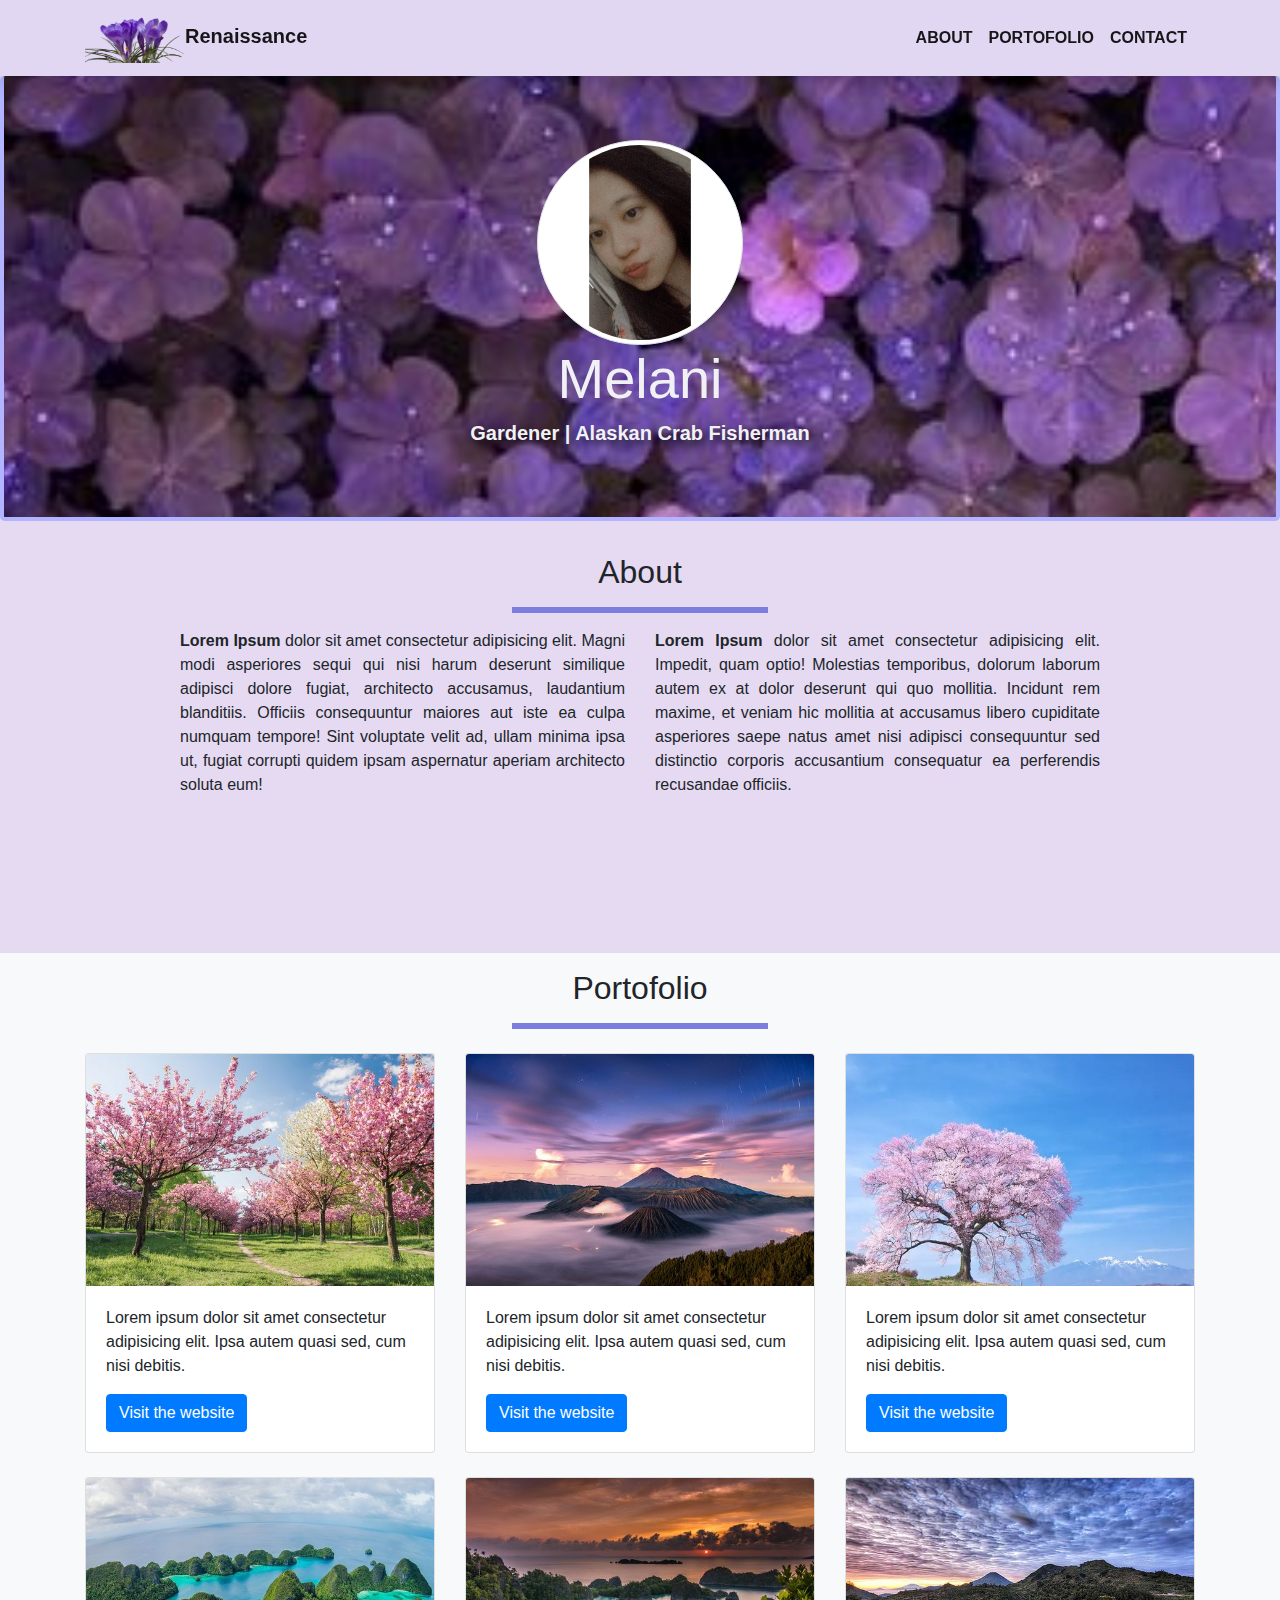
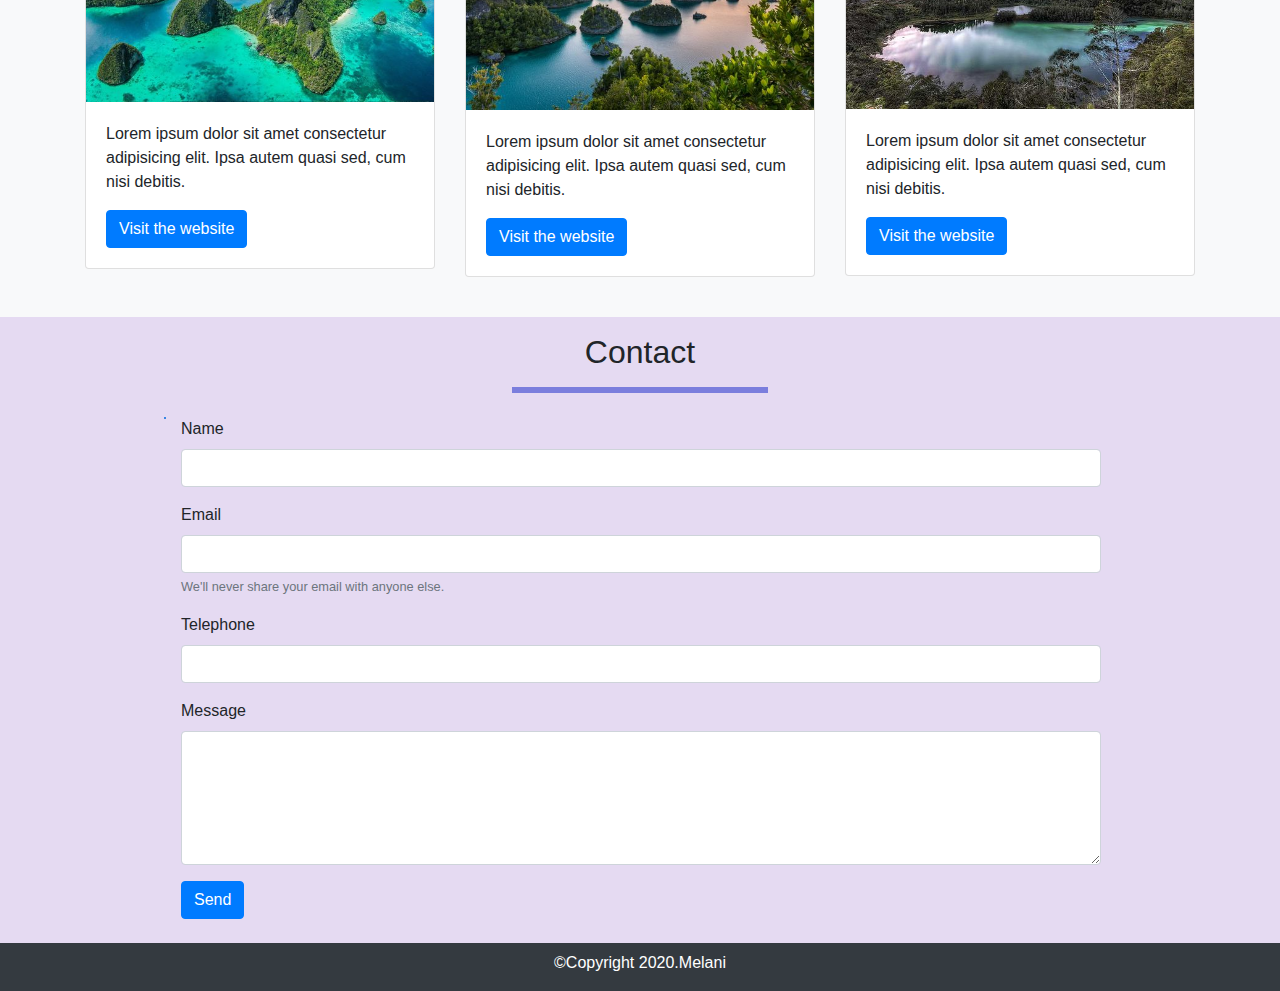
<file: Praktikum01/My_Portofolio/assets/index.html>
<!DOCTYPE html>
<html lang="en">

<head>
    <meta charset="UTF-8">
    <meta name="viewport" content="width=device-width, initial-scale=1.0">
    <link rel="stylesheet" href="css/bootstrap.min.css">
    <link rel="stylesheet" href="css/style.css">
    <title>Melani</title>
</head>

<body>

    <!-- Navbar -->
    <nav class="navbar sticky-top navbar-expand-lg navbar-light shadow" style="background-color: #e2d7f3;">
        <div class="container">
            <a class="navbar-brand font-weight-bold" href="https://www.zenius.net/blog/zaman-renaissance-renaisans"><img src="images/judul1.png"
                    alt="Renaissance" width="100" height="50">Renaissance </a>
            <button class="navbar-toggler" type="button" data-toggle="collapse" data-target="#navbarSupportedContent"
                aria-controls="navbarSupportedContent" aria-expanded="false" aria-label="Toggle navigation">
                <span class="navbar-toggler-icon"></span>
            </button>
            <div class="collapse navbar-collapse" id="navbarSupportedContent">
                <ul class="navbar-nav ml-auto font-weight-bold">
                    <li class="nav-item active">
                        <a class="nav-link page-scroll" href="#about">ABOUT</a>
                    </li>
                    <li class="nav-item active">
                        <a class="nav-link page-scroll" href="#portofolio">PORTOFOLIO</a>
                    </li>
                    <li class="nav-item active">
                        <a class="nav-link page-scroll" href="#contact">CONTACT</a>
                    </li>
                </ul>
            </div>
    </nav>
    <!-- Navbar -->

    <!-- Jumbotron -->
    <div class="jumbotron text-center">
        <img src="images/profile (1).png" style="width: 17%;" alt="Melani" class="rounded-circle img-thumbnail">
        <h1 class="display-4"><b>Melani</b></h1>
        <h5><b>Gardener | Alaskan Crab Fisherman</b></h5>
    </div>
    <!-- Jumbotron -->

    <!-- About -->
    <section class="about" id="about">
        <div class="container">
            <div class="row text-center">
                <div class="col-sm">
                    <h2>About</h2>
                    <hr>
                </div>
            </div>
            <div class="row text-justify justify-content-center">
                <div class="col-sm-5">
                    <p class="pleft"><b>Lorem Ipsum</b> dolor sit amet consectetur adipisicing elit. Magni modi asperiores
                        sequi qui nisi harum deserunt similique adipisci dolore fugiat, architecto accusamus, laudantium
                        blanditiis. Officiis consequuntur maiores aut iste ea culpa numquam tempore! Sint voluptate
                        velit ad, ullam minima ipsa ut, fugiat corrupti quidem ipsam aspernatur aperiam architecto
                        soluta eum!
                    </p>
                </div>
                <div class="col-sm-5">
                    <p class="pright"><b>Lorem Ipsum</b> dolor sit amet consectetur adipisicing elit. Impedit, quam optio!
                        Molestias temporibus, dolorum laborum autem ex at dolor deserunt qui quo mollitia. Incidunt rem
                        maxime, et veniam hic mollitia at accusamus libero cupiditate asperiores saepe natus amet nisi
                        adipisci consequuntur sed distinctio corporis accusantium consequatur ea perferendis recusandae
                        officiis.
                    </p>
                </div>
            </div>
    </section>
    <!-- About -->

    <!-- Portfolio -->
    <section class="portfolio bg-light pb-3" id="portofolio">
        <div class="container">
            <div class="row">
                <div class="col-sm pt-3 mb-2">
                    <h2 class="text-center">Portofolio</h2>
                    <hr>
                </div>
            </div>
            <div class="row">
                <div class="col-sm-4 mb-4">
                    <div class="card">
                        <img src="images/bunga1.jpg"class="card-img-top">
                        <div class="card-body">
                            <p class="card-text">Lorem ipsum dolor sit amet consectetur adipisicing elit. Ipsa autem
                                quasi sed, cum nisi debitis.</p>
                            <a href="#" class="btn btn-primary">Visit the website</a>
                        </div>
                    </div>
                </div>
                <div class="col-sm-4 mb-4">
                    <div class="card">
                        <img src="images/bunga2.jpg" class="card-img-top">
                        <div class="card-body">
                            <p class="card-text">Lorem ipsum dolor sit amet consectetur adipisicing elit. Ipsa autem
                                quasi sed, cum nisi debitis.</p>
                            <a href="#" class="btn btn-primary">Visit the website</a>
                        </div>
                    </div>
                </div>
                <div class="col-sm-4 mb-4">
                    <div class="card">
                        <img src="images/bunga3.jpg" class="card-img-top">
                        <div class="card-body">
                            <p class="card-text">Lorem ipsum dolor sit amet consectetur adipisicing elit. Ipsa autem
                                quasi sed, cum nisi debitis.</p>
                            <a href="#" class="btn btn-primary">Visit the website</a>
                        </div>
                    </div>
                </div>
                <div class="col-sm-4 mb-4">
                    <div class="card">
                        <img src="images/bunga4.jpg" class="card-img-top">
                        <div class="card-body">
                            <p class="card-text">Lorem ipsum dolor sit amet consectetur adipisicing elit. Ipsa autem
                                quasi sed, cum nisi debitis.</p>
                            <a href="#" class="btn btn-primary">Visit the website</a>
                        </div>
                    </div>
                </div>
                <div class="col-sm-4 mb-4">
                    <div class="card">
                        <img src="images/bunga5.jpg" class="card-img-top">
                        <div class="card-body">
                            <p class="card-text">Lorem ipsum dolor sit amet consectetur adipisicing elit. Ipsa autem
                                quasi sed, cum nisi debitis.</p>
                            <a href="#" class="btn btn-primary">Visit the website</a>
                        </div>
                    </div>
                </div>
                <div class="col-sm-4 mb-4">
                    <div class="card">
                        <img src="images/bunga6.jpg" class="card-img-top">
                        <div class="card-body">
                            <p class="card-text">Lorem ipsum dolor sit amet consectetur adipisicing elit. Ipsa autem
                                quasi sed, cum nisi debitis.</p>
                            <a href="#" class="btn btn-primary">Visit the website</a>
                        </div>
                    </div>
                </div>
            </div>
    </section>
    <!-- Portfolio -->

    <!-- Contact -->
    <section class="contact pb-4" id="contact">
      <div class="container">
          <div class="row text-center">
              <div class="col-sm pt-3 mb-2">
                <h2>Contact</h2>
                  <hr>
              </div>
          </div>
          <div class="row justify-content-center">
             <div class="col-lg-20">
                <div class="card text-white bg-primary">
                </div>
                <ul class="list-group" justify="center">   
            </div>
            <div class="col-lg-10">
                <form action="#">
                    <div class="form-group">
                        <label for="name">Name</label>
                        <input type="text" name="name" class="form-control" id="name">
                    </div>
                    <div class="form-group">
                        <label for="email">Email</label>
                        <input type="email" name="email" id="email" class="form-control"
                            aria-describedby="emailHelpId">
                        <small id="emailHelpId" class="form-text text-muted">We'll never share your email with
                            anyone else.</small>
                    </div>
                    <div class="form-group">
                        <label for="tel">Telephone</label>
                        <input type="tel" name="tel" class="form-control" id="tel">
                    </div>
                    <div class="form-group">
                        <label for="msg">Message</label>
                        <textarea name="msg" id="msg" rows="5" class="form-control"></textarea>
                    </div>
                    <button type="submit" class="btn btn-primary">Send</button>
                </form>
            </div>
        </div>
    </div>
</section>
    <!-- Contact -->
    

    <!-- Footer -->
    <footer class="bg-dark text-white">
        <div class="container">
            <div class="row">
                <div class="col text-center pt-2">
                    <p>&copy;Copyright 2020.Melani</p>
                </div>
            </div>
        </div>
    </footer>
    <!-- Footer -->

    <script src="js/jquery-3.5.1.min.js"></script>
    <script src="js/bootstrap.min.js"></script>
    <script src="js/script.js"></script>
    <script src="js/jquery.easing.1.3.js"></script>
</body>

</html>
</file>
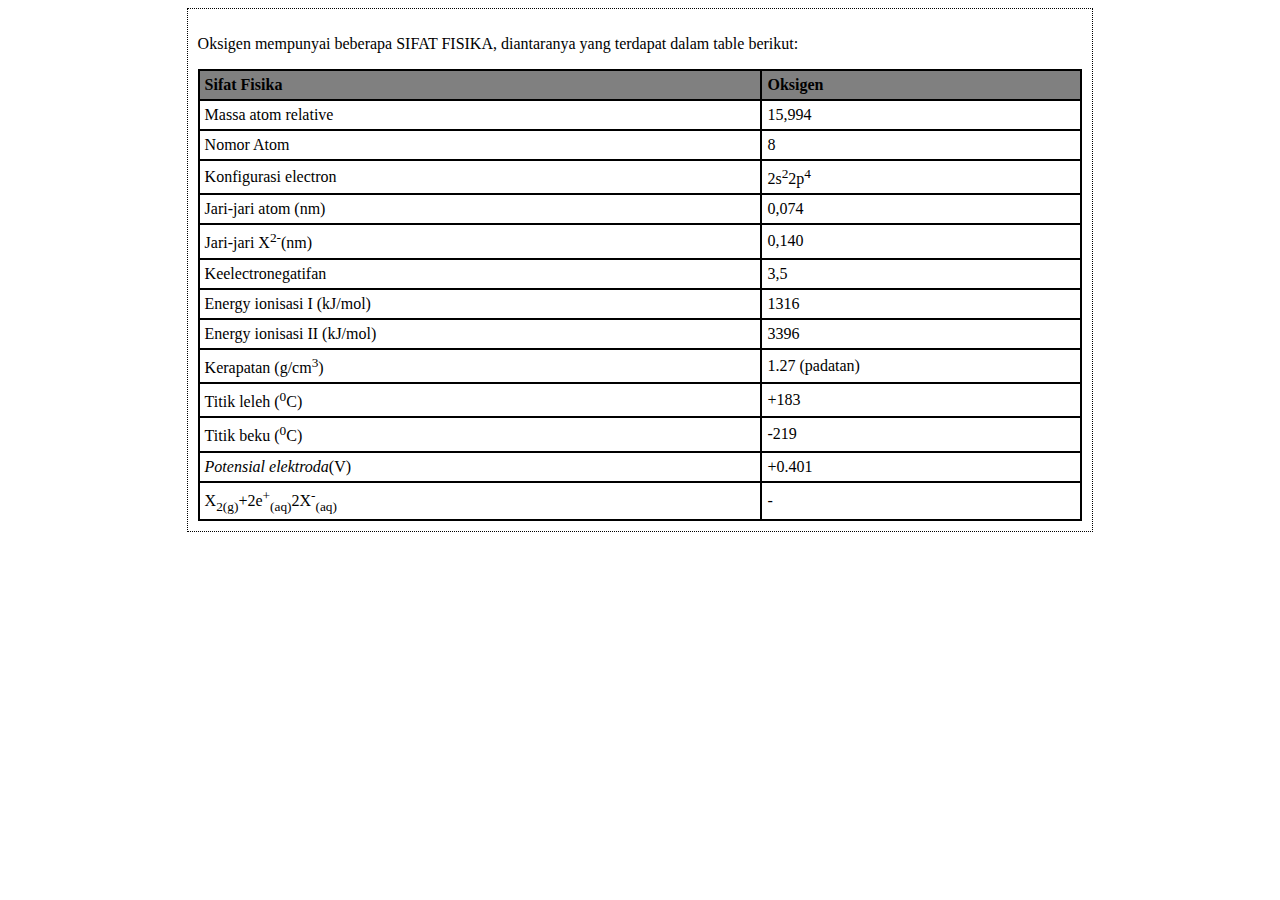
<file: Praktikum01/Latihan3.html>
<!DOCTYPE html>
<html lang="en">
  <head>
    <meta charset="UTF-8" />
    <meta http-equiv="X-UA-Compatible" content="IE=edge" />
    <meta name="viewport" content="width=device-width, initial-scale=1.0" />
    <title>Latihan-3</title>
    <style>
      .container {
        border: 1px dotted black;
        padding: 10px;
        width: 70%;
        margin: 0 auto;
      }
      table {
        width: 100%;
      }
      table,
      th,
      td {
        border: 2px solid black;
        border-collapse: collapse;
        padding: 5px;
      }
      th {
        text-align: left;
        background-color: gray;
      }
    </style>
  </head>
  <body>
    <div class="container">
      <p>
        Oksigen mempunyai beberapa SIFAT FISIKA, diantaranya yang terdapat dalam
        table berikut:
      </p>
      <table>
        <tr>
          <th>Sifat Fisika</th>
          <th>Oksigen</th>
        </tr>
        <tr>
          <td>Massa atom relative</td>
          <td>15,994</td>
        </tr>
        <tr>
          <td>Nomor Atom</td>
          <td>8</td>
        </tr>
        <tr>
          <td>Konfigurasi electron</td>
          <td>2s<sup>2</sup>2p<sup>4</sup></td>
        </tr>
        <tr>
          <td>Jari-jari atom (nm)</td>
          <td>0,074</td>
        </tr>
        <tr>
          <td>Jari-jari X<sup>2-</sup>(nm)</td>
          <td>0,140</td>
        </tr>
        <tr>
          <td>Keelectronegatifan</td>
          <td>3,5</td>
        </tr>
        <tr>
          <td>Energy ionisasi I (kJ/mol)</td>
          <td>1316</td>
        </tr>
        <tr>
          <td>Energy ionisasi II (kJ/mol)</td>
          <td>3396</td>
        </tr>
        <tr>
          <td>Kerapatan (g/cm<sup>3</sup>)</td>
          <td>1.27 (padatan)</td>
        </tr>
        <tr>
          <td>Titik leleh (<sup>0</sup>C)</td>
          <td>+183</td>
        </tr>
        <tr>
          <td>Titik beku (<sup>0</sup>C)</td>
          <td>-219</td>
        </tr>
        <tr>
          <td><i>Potensial elektroda</i>(V)</td>
          <td>+0.401</td>
        </tr>
        <tr>
          <td>
            X<sub>2(g)</sub>+2e<sup>+</sup><sub>(aq)</sub>2X<sup>-</sup
            ><sub>(aq)</sub>
          </td>
          <td>-</td>
        </tr>
      </table>
    </div>
  </body>
</html>
</file>
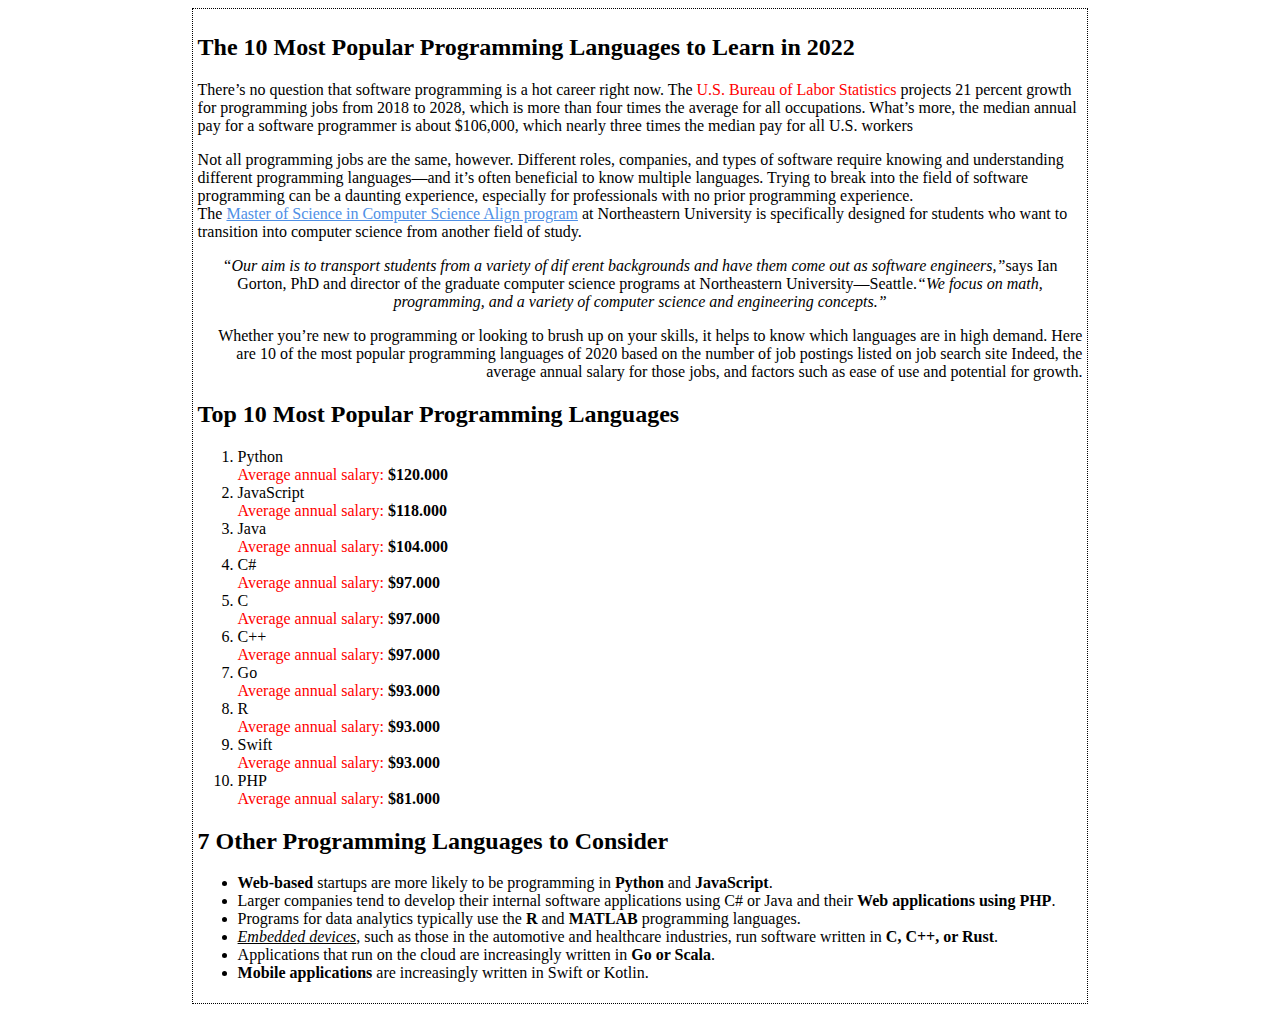
<file: Praktikum01/Latihan4.html>
<!DOCTYPE html>
<html lang="en">
  <head>
    <meta charset="UTF-8" />
    <meta http-equiv="X-UA-Compatible" content="IE=edge" />
    <meta name="viewport" content="width=device-width, initial-scale=1.0" />
    <title>Latihan-4</title>
    <style>
      .container {
        width: 70%;
        border: 1px dotted black;
        padding: 5px;
        margin: 0 auto;
      }
      .red {
        color: red;
      }
      .blue {
        color: rgb(79, 144, 230);
        text-decoration: underline;
      }
    </style>
  </head>
  <body>
    <div class="container">
      <h2>The 10 Most Popular Programming Languages to Learn in 2022</h2>
      <p>
        There’s no question that software programming is a hot career right now.
        The <span class="red">U.S. Bureau of Labor Statistics</span> projects 21
        percent growth for programming jobs from 2018 to 2028, which is more
        than four times the average for all occupations. What’s more, the median
        annual pay for a software programmer is about $106,000, which nearly
        three times the median pay for all U.S. workers
      </p>
      <p>
        Not all programming jobs are the same, however. Different roles,
        companies, and types of software require knowing and understanding
        different programming languages—and it’s often beneficial to know
        multiple languages. Trying to break into the field of software
        programming can be a daunting experience, especially for professionals
        with no prior programming experience. <br />The
        <span class="blue"
          >Master of Science in Computer Science Align program</span
        >
        at Northeastern University is specifically designed for students who
        want to transition into computer science from another field of study.
      </p>
      <p style="text-align: center">
        <i
          >“Our aim is to transport students from a variety of dif erent
          backgrounds and have them come out as software engineers,”</i
        >says Ian Gorton, PhD and director of the graduate computer science
        programs at Northeastern University—Seattle.<i
          >“We focus on math, programming, and a variety of computer science and
          engineering concepts.”</i
        >
      </p>
      <p style="text-align: right">
        Whether you’re new to programming or looking to brush up on your skills,
        it helps to know which languages are in high demand. Here are 10 of the
        most popular programming languages of 2020 based on the number of job
        postings listed on job search site Indeed, the average annual salary for
        those jobs, and factors such as ease of use and potential for growth.
      </p>
      <h2>Top 10 Most Popular Programming Languages</h2>
      <ol>
        <li>
          Python<br /><span class="red">Average annual salary: </span
          ><b>$120.000</b>
        </li>
        <li>
          JavaScript<br /><span class="red">Average annual salary: </span
          ><b>$118.000</b>
        </li>
        <li>
          Java<br /><span class="red">Average annual salary: </span
          ><b>$104.000</b>
        </li>
        <li>
          C#<br /><span class="red">Average annual salary: </span><b>$97.000</b>
        </li>
        <li>
          C<br /><span class="red">Average annual salary: </span><b>$97.000</b>
        </li>
        <li>
          C++<br /><span class="red">Average annual salary: </span
          ><b>$97.000</b>
        </li>
        <li>
          Go<br /><span class="red">Average annual salary: </span><b>$93.000</b>
        </li>
        <li>
          R<br /><span class="red">Average annual salary: </span><b>$93.000</b>
        </li>
        <li>
          Swift<br /><span class="red">Average annual salary: </span
          ><b>$93.000</b>
        </li>
        <li>
          PHP<br /><span class="red">Average annual salary: </span
          ><b>$81.000</b>
        </li>
      </ol>
      <h2>7 Other Programming Languages to Consider</h2>
      <ul>
        <li>
          <b>Web-based</b> startups are more likely to be programming in
          <b>Python</b> and <b>JavaScript</b>.
        </li>
        <li>
          Larger companies tend to develop their internal software applications
          using C# or Java and their <b>Web applications using PHP</b>.
        </li>
        <li>
          Programs for data analytics typically use the <b>R</b> and
          <b>MATLAB</b> programming languages.
        </li>
        <li>
          <i><u>Embedded devices</u></i
          >, such as those in the automotive and healthcare industries, run
          software written in <b>C, C++, or Rust</b>.
        </li>
        <li>
          Applications that run on the cloud are increasingly written in
          <b>Go or Scala</b>.
        </li>
        <li>
          <b>Mobile applications</b> are increasingly written in Swift or
          Kotlin.
        </li>
      </ul>
    </div>
  </body>
</html>
</file>
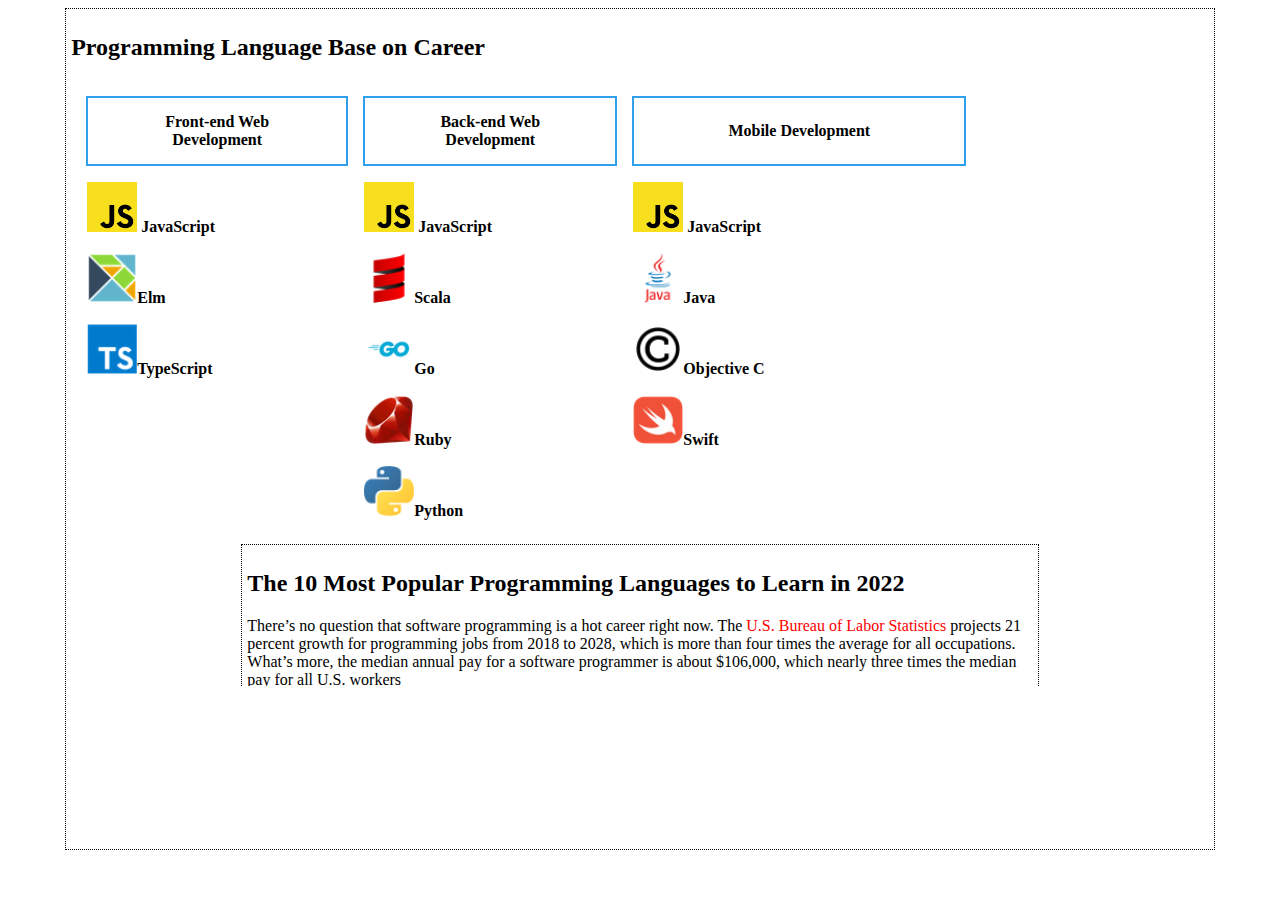
<file: Praktikum01/Latihan5.html>
<!DOCTYPE html>
<html lang="en">
  <head>
    <meta charset="UTF-8" />
    <meta http-equiv="X-UA-Compatible" content="IE=edge" />
    <meta name="viewport" content="width=device-width, initial-scale=1.0" />
    <title>Latihan-5</title>
    <style>
      .container {
        width: 90%;
        border: 1px dotted black;
        padding: 5px;
        margin: 0 auto;
      }
      table {
        width: 80%;
        font-weight: bold;
        border-spacing: 15px;
      }
      tr,
      th {
        border: 2px solid rgb(47, 160, 236);
        padding: 15px;
      }
    </style>
  </head>
  <body>
    <div class="container">
      <h2>Programming Language Base on Career</h2>
      <table>
        <tr>
          <th>Front-end Web<br />Development</th>
          <th>Back-end Web<br />Development</th>
          <th>Mobile Development</th>
        </tr>
        <tr>
          <td>
            <img src="assets/img/javascript.png" width="50px" height="50px" />
            JavaScript
          </td>
          <td>
            <img src="assets/img/javascript.png" width="50px" height="50px" />
            JavaScript
          </td>
          <td>
            <img src="assets/img/javascript.png" width="50px" height="50px" />
            JavaScript
          </td>
        </tr>
        <tr>
          <td><img src="assets/img/elm.png" width="50px" height="50px" />Elm</td>
          <td><img src="assets/img/scala.png" width="50px" height="50px" />Scala</td>
          <td><img src="assets/img/java.png" width="50px" height="50px" />Java</td>
        </tr>
        <tr>
          <td>
            <img
              src="assets/img/typescript.png"
              width="50px"
              height="50px"
            />TypeScript
          </td>
          <td><img src="assets/img/go.png" width="50px" height="50px" />Go</td>
          <td>
            <img src="assets/img/objectivec.png" width="50px" height="50px" />Objective
            C
          </td>
        </tr>
        <tr>
          <td></td>
          <td><img src="assets/img/ruby.png" width="50px" height="50px" />Ruby</td>
          <td><img src="assets/img/swift.png" width="50px" height="50px" />Swift</td>
        </tr>
        <tr>
          <td></td>
          <td><img src="assets/img/python.png" width="50px" height="50px" />Python</td>
          <td></td>
        </tr>
      </table>
      <iframe src="Latihan4.html" frameborder="0" width="100%"></iframe>
      <iframe
        src="https://en.wikipedia.org/wiki/List_of_programming_languages"
        frameborder="0"
        width="100%"
      ></iframe>
    </div>
  </body>
</html>
</file>
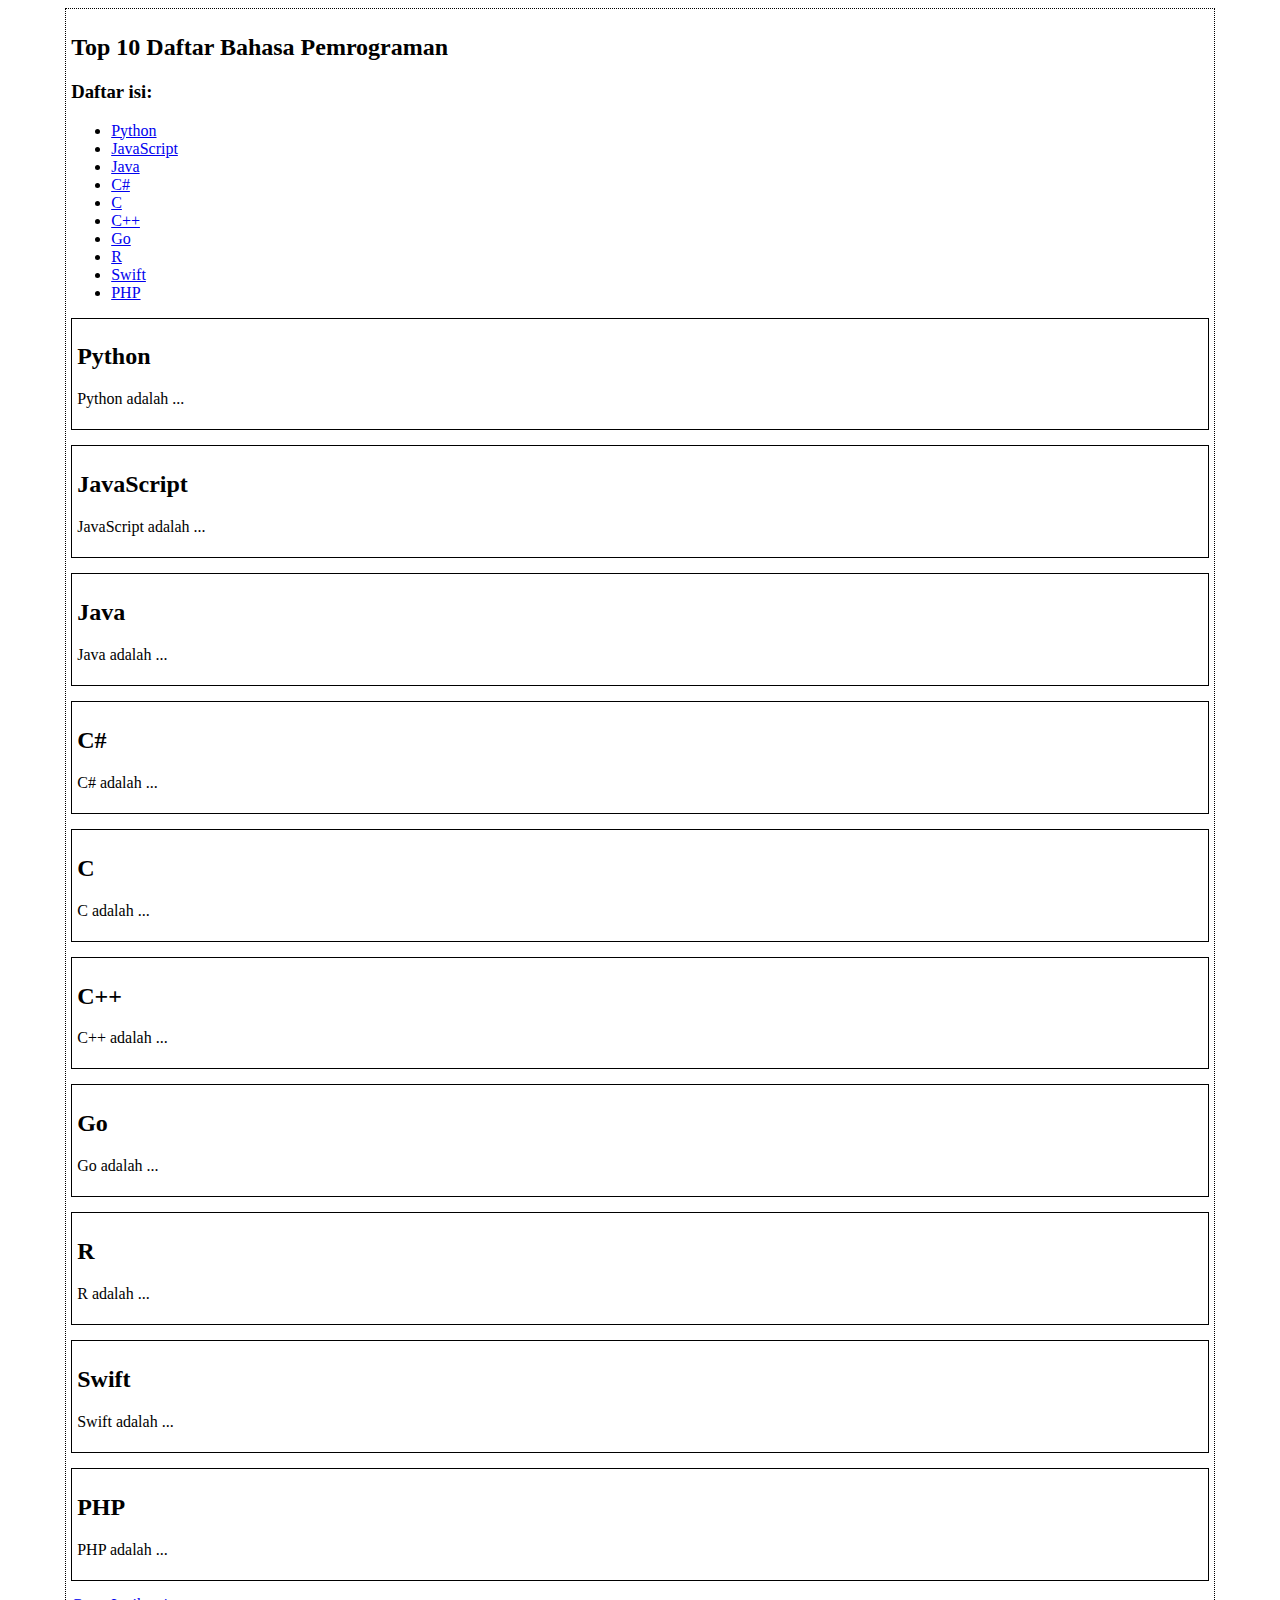
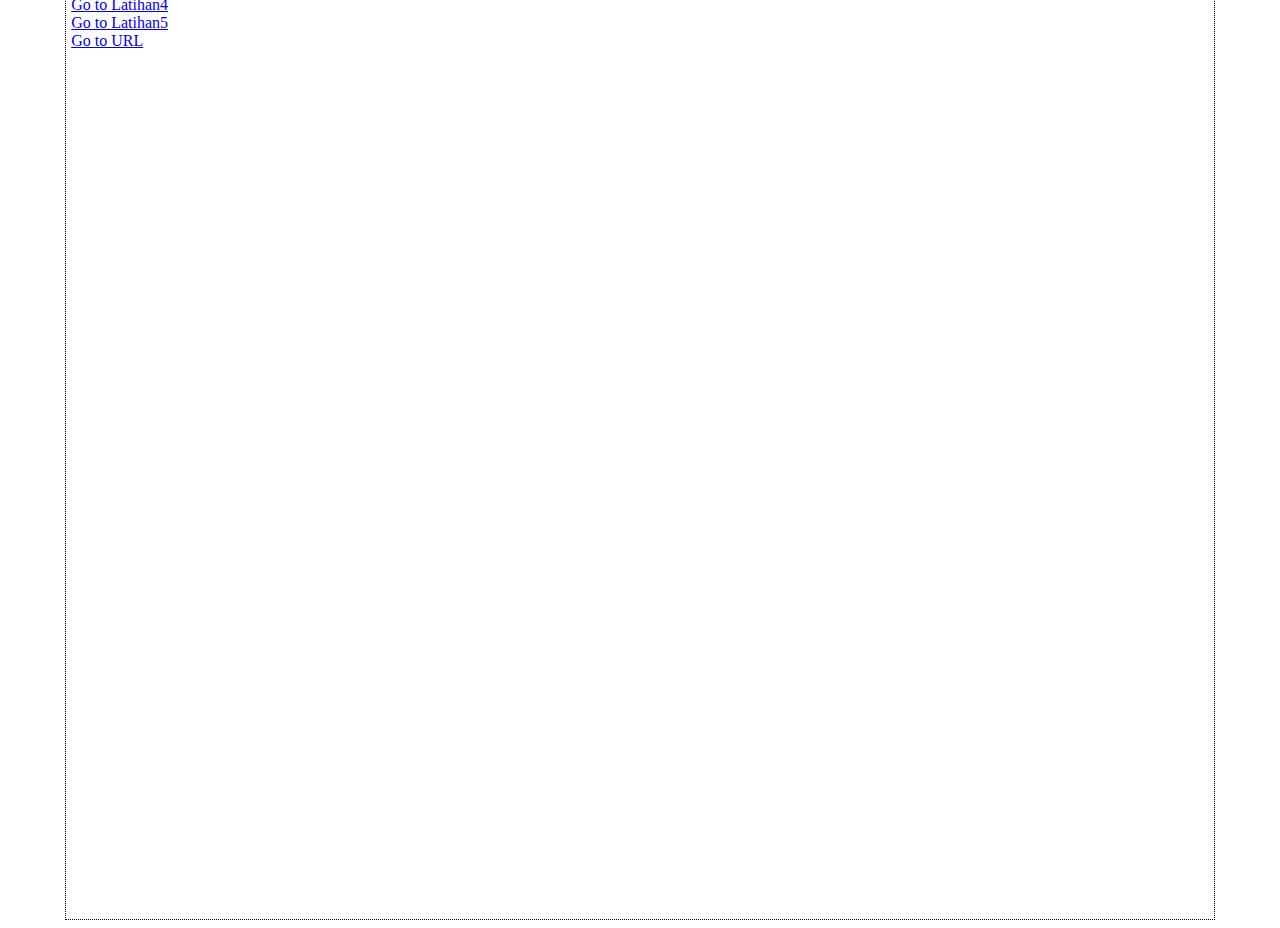
<file: Praktikum01/Latihan6.html>
<!DOCTYPE html>
<html lang="en">
  <head>
    <meta charset="UTF-8" />
    <meta http-equiv="X-UA-Compatible" content="IE=edge" />
    <meta name="viewport" content="width=device-width, initial-scale=1.0" />
    <title>Latihan-6</title>
    <style>
      .container {
        width: 90%;
        border: 1px dotted black;
        padding: 5px;
        margin: 0 auto;
        height: 2500px;
      }
      .kotak {
        border: 1px solid black;
        padding: 5px;
        margin-bottom: 15px;
      }
    </style>
  </head>
  <body>
    <div class="container">
      <h2>Top 10 Daftar Bahasa Pemrograman</h2>
      <h3>Daftar isi:</h3>
      <ul>
        <li><a href="#python">Python</a></li>
        <li><a href="#javascript">JavaScript</a></li>
        <li><a href="#java">Java</a></li>
        <li>
          <a href="#c#">C#</a>
        </li>
        <li><a href="#c">C</a></li>
        <li><a href="#c++">C++</a></li>
        <li><a href="#go">Go</a></li>
        <li><a href="#r">R</a></li>
        <li><a href="#swift">Swift</a></li>
        <li><a href="#php">PHP</a></li>
      </ul>
      <div class="kotak" id="python">
        <h2>Python</h2>
        <p>Python adalah ...</p>
      </div>
      <div class="kotak" id="javascript">
        <h2>JavaScript</h2>
        <p>JavaScript adalah ...</p>
      </div>
      <div class="kotak" id="java">
        <h2>Java</h2>
        <p>Java adalah ...</p>
      </div>
      <div class="kotak" id="c#">
        <h2>C#</h2>
        <p>C# adalah ...</p>
      </div>
      <div class="kotak" id="c">
        <h2>C</h2>
        <p>C adalah ...</p>
      </div>
      <div class="kotak" id="c++">
        <h2>C++</h2>
        <p>C++ adalah ...</p>
      </div>
      <div class="kotak" id="go">
        <h2>Go</h2>
        <p>Go adalah ...</p>
      </div>
      <div class="kotak" id="r">
        <h2>R</h2>
        <p>R adalah ...</p>
      </div>
      <div class="kotak" id="swift">
        <h2>Swift</h2>
        <p>Swift adalah ...</p>
      </div>
      <div class="kotak" id="php">
        <h2>PHP</h2>
        <p>PHP adalah ...</p>
      </div>
      <a href="Latihan4.html" target="_self">Go to Latihan4</a><br />
      <a href="Latihan5.html" target="_blank">Go to Latihan5</a><br />
      <a href="https://google.com" target="_parent">Go to URL</a>
    </div>
  </body>
</html>
</file>
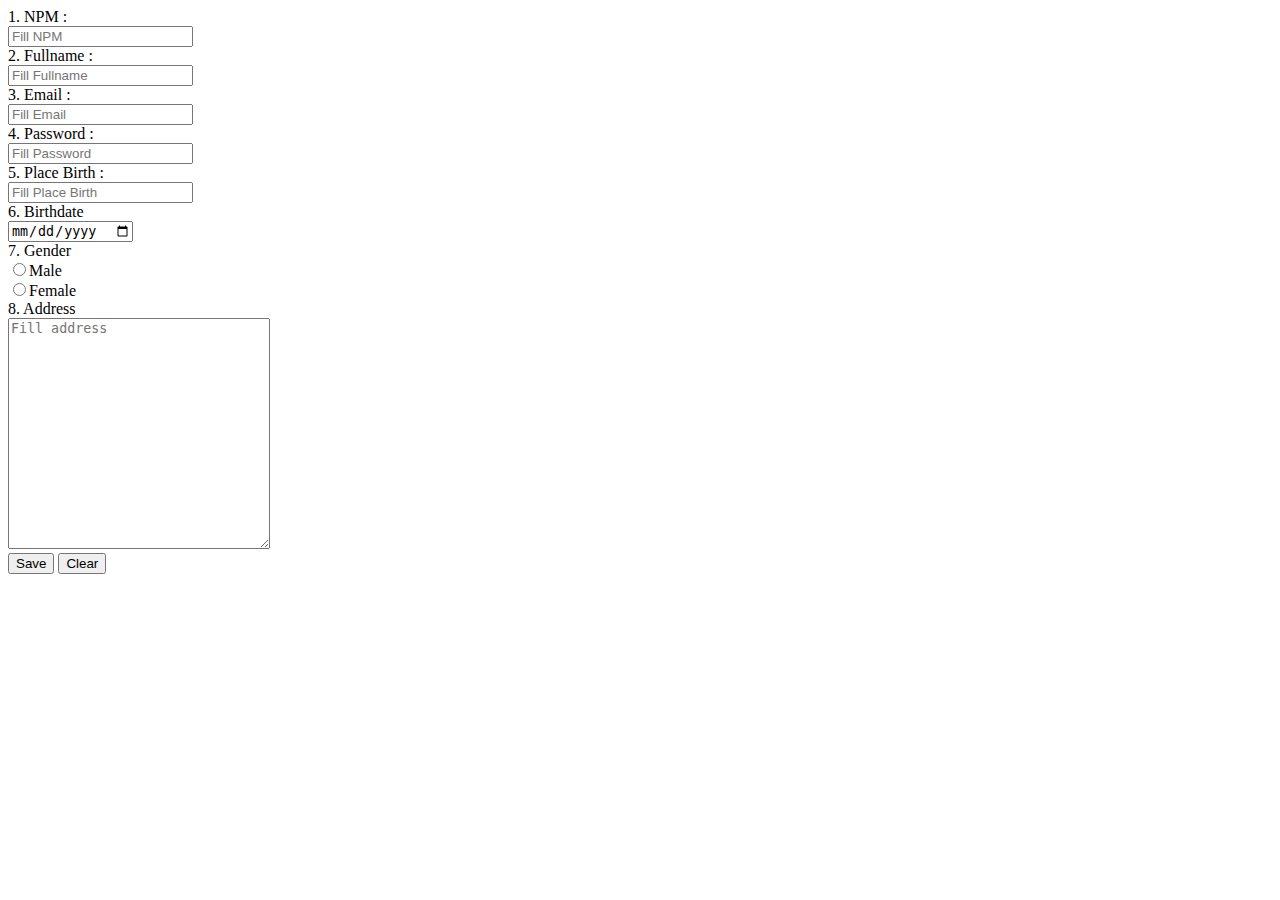
<file: Praktikum01/Latihan7.html>
<!DOCTYPE html>
<html lang="en">
<head>
    <meta charset="UTF-8">
    <meta http-equiv="X-UA-Compatible" content="IE=edge">
    <meta name="viewport" content="width=device-width, initial-scale=1.0">
    <title>Latihan-7</title>
</head>
<body>
    <form action="">
        <label for="">1. NPM : </label><br>
        <input type="text" placeholder="Fill NPM"><br>
        <label for="">2. Fullname : </label><br>
        <input type="text" placeholder="Fill Fullname"><br>
        <label for="">3. Email : </label><br>
        <input type="email" placeholder="Fill Email"><br>
        <label for="password">4. Password : </label><br>
        <input type="password" placeholder="Fill Password"><br>
        <label for="placebirth">5. Place Birth : </label><br>
        <input type="text" placeholder="Fill Place Birth"><br>
        <label for="">6. Birthdate</label><br>
        <input type="date"><br>
        <label for="gender">7. Gender</label><br>
        <input type="radio" id="gender" name="gender" value="male" >Male<br>
        <input type="radio" id="gender" name="gender" value="female" >Female <br>
        <label for="address">8. Address</label><br>
        <textarea id="address" name="w3review" rows="15" cols="30" placeholder="Fill address"></textarea><br>
        <button type="submit" name="submit">Save</button>
        <button type="reset" name="reset">Clear</button>
    </form>
</body>
</html>
</file>
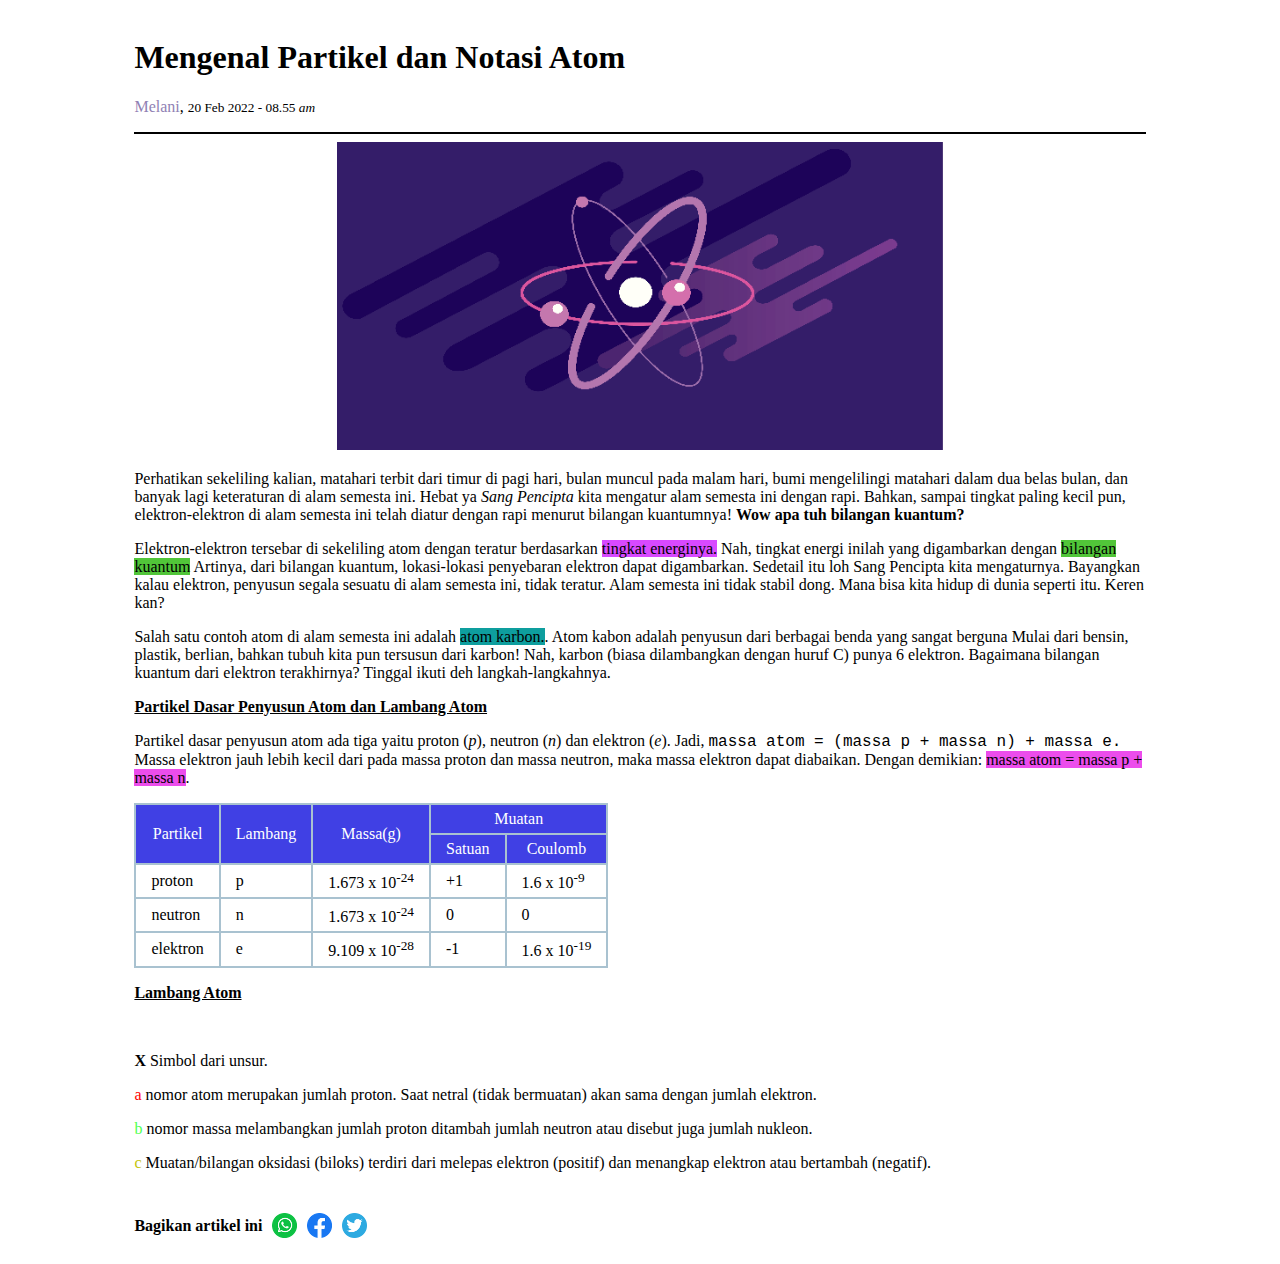
<file: Praktikum02/Latihan01.html>
<!DOCTYPE html>
<html lang="en">
  <head>
    <meta charset="UTF-8" />
    <meta http-equiv="X-UA-Compatible" content="IE=edge" />
    <meta name="viewport" content="width=device-width, initial-scale=1.0" />
    <title>Latihan-1</title>
    <style>
      .container {
        padding: 10px;
        width: 80%;
        margin: 0 auto;
      }

      .pembungkus {
        text-align: center;
      }

      table,
      th,
      td {
        border: 2px solid rgb(169, 194, 208);
        border-collapse: collapse;
        padding: 5px 15px;
      }

      th {
        background-color: rgb(64, 64, 228);
        color: white;
        font-weight: normal;
      }
      .share {
        display: flex;
        height: 40px;
        align-items: center;
      }
      .share img {
        width: 25px;
        height: 25px;
        margin-right: 10px;
      }
    </style>
  </head>

  <body>
    <div class="container">
      <h1>Mengenal Partikel dan Notasi Atom</h1>
      <p>
        <span style="color: rgb(144, 129, 180)">Melani</span>,
        <small>20 Feb 2022 - 08.55 <i>am</i></small>
      </p>
      <hr style="border: 1px solid black" />
      <div class="pembungkus">
        <img src="assets/images/atom.png" width="60%" alt="Atom" />
      </div>
      <p>
        Perhatikan sekeliling kalian, matahari terbit dari timur di pagi hari,
        bulan muncul pada malam hari, bumi mengelilingi matahari dalam dua belas
        bulan, dan banyak lagi keteraturan di alam semesta ini. Hebat ya
        <i>Sang Pencipta</i> kita mengatur alam semesta ini dengan rapi. Bahkan,
        sampai tingkat paling kecil pun, elektron-elektron di alam semesta ini
        telah diatur dengan rapi menurut bilangan kuantumnya!
        <b>Wow apa tuh bilangan kuantum?</b>
      </p>
      <p>
          Elektron-elektron tersebar di sekeliling atom dengan teratur
          berdasarkan 
          <span style="background-color: rgb(216, 73, 255)"
          >tingkat energinya.</span>
        Nah, tingkat energi inilah yang digambarkan dengan 
        <span style="background-color: rgb(81, 197, 57)">bilangan kuantum</span>
        Artinya, dari bilangan kuantum, lokasi-lokasi penyebaran elektron dapat
        digambarkan. Sedetail itu loh Sang Pencipta kita mengaturnya. Bayangkan
        kalau elektron, penyusun segala sesuatu di alam semesta ini, tidak
        teratur. Alam semesta ini tidak stabil dong. Mana bisa kita hidup di
        dunia seperti itu. Keren kan?
      </p>
      <p>
        Salah satu contoh atom di alam semesta ini adalah 
        <span style="background-color: rgb(14, 158, 158)">atom karbon.</span
          >.
          Atom kabon adalah penyusun dari berbagai benda yang sangat
          berguna
          Mulai dari bensin, plastik, berlian, bahkan tubuh kita pun tersusun
          dari karbon!
          Nah, karbon (biasa dilambangkan dengan huruf C) punya 6 elektron.
          Bagaimana bilangan kuantum dari elektron terakhirnya? Tinggal ikuti deh
          langkah-langkahnya.
      </p>
      <p>
        <u><b>Partikel Dasar Penyusun Atom dan Lambang Atom</b></u>
      </p>
      <p>
        Partikel dasar penyusun atom ada tiga yaitu proton (<i>p</i>), neutron
        (<i>n</i>) dan elektron (<i>e</i>). Jadi,
        <span style="font-family: 'Courier New', Courier, monospace"
          >massa atom = (massa p + massa n) + massa e.</span
        >
        Massa elektron jauh lebih kecil dari pada massa proton dan massa
        neutron, maka massa elektron dapat diabaikan. Dengan demikian:
        <span style="background-color: rgb(236, 77, 236)"
          >massa atom = massa p + massa n</span
        >.
      </p>

      <table>
        <tr>
          <th rowspan="2">Partikel</th>
          <th rowspan="2">Lambang</th>
          <th rowspan="2">Massa(g)</th>
          <th colspan="2">Muatan</th>
        </tr>
        <tr>
          <th>Satuan</th>
          <th>Coulomb</th>
        </tr>
        <tr>
          <td>proton</td>
          <td>p</td>
          <td>1.673 x 10<sup>-24</sup></td>
          <td>+1</td>
          <td>1.6 x 10<sup>-9</sup></td>
        </tr>
        <tr>
          <td>neutron</td>
          <td>n</td>
          <td>1.673 x 10<sup>-24</sup></td>
          <td>0</td>
          <td>0</td>
        </tr>
        <tr>
          <td>elektron</td>
          <td>e</td>
          <td>9.109 x 10<sup>-28</sup></td>
          <td>-1</td>
          <td>1.6 x 10<sup>-19</sup></td>
        </tr>
      </table>
      <p>
        <b><u>Lambang Atom</u></b>
      </p>
      <br />
      <p><b>X</b> Simbol dari unsur.</p>
      <p>
        <span style="color: red">a</span> nomor atom merupakan jumlah proton.
        Saat netral (tidak bermuatan) akan sama dengan jumlah elektron.
      </p>
      <p>
        <span style="color: rgb(78, 255, 78)">b</span> nomor massa melambangkan
        jumlah proton ditambah jumlah neutron atau disebut juga jumlah nukleon.
      </p>
      <p>
        <span style="color: rgb(196, 196, 11)">c</span> Muatan/bilangan oksidasi
        (biloks) terdiri dari melepas elektron (positif) dan menangkap elektron
        atau bertambah (negatif).
      </p>
      <br />
      <div class="share">
        <p style="margin-right: 10px"><b>Bagikan artikel ini</b></p>
        <img src="assets/images/whatsapp.png" alt="Whatsapp" />
        <img src="assets/images/facebook.png" alt="Facebook" />
        <img src="assets/images/twitter.png" alt="Twitter" />
      </div>
    </div>
  </body>
</html>
</file>
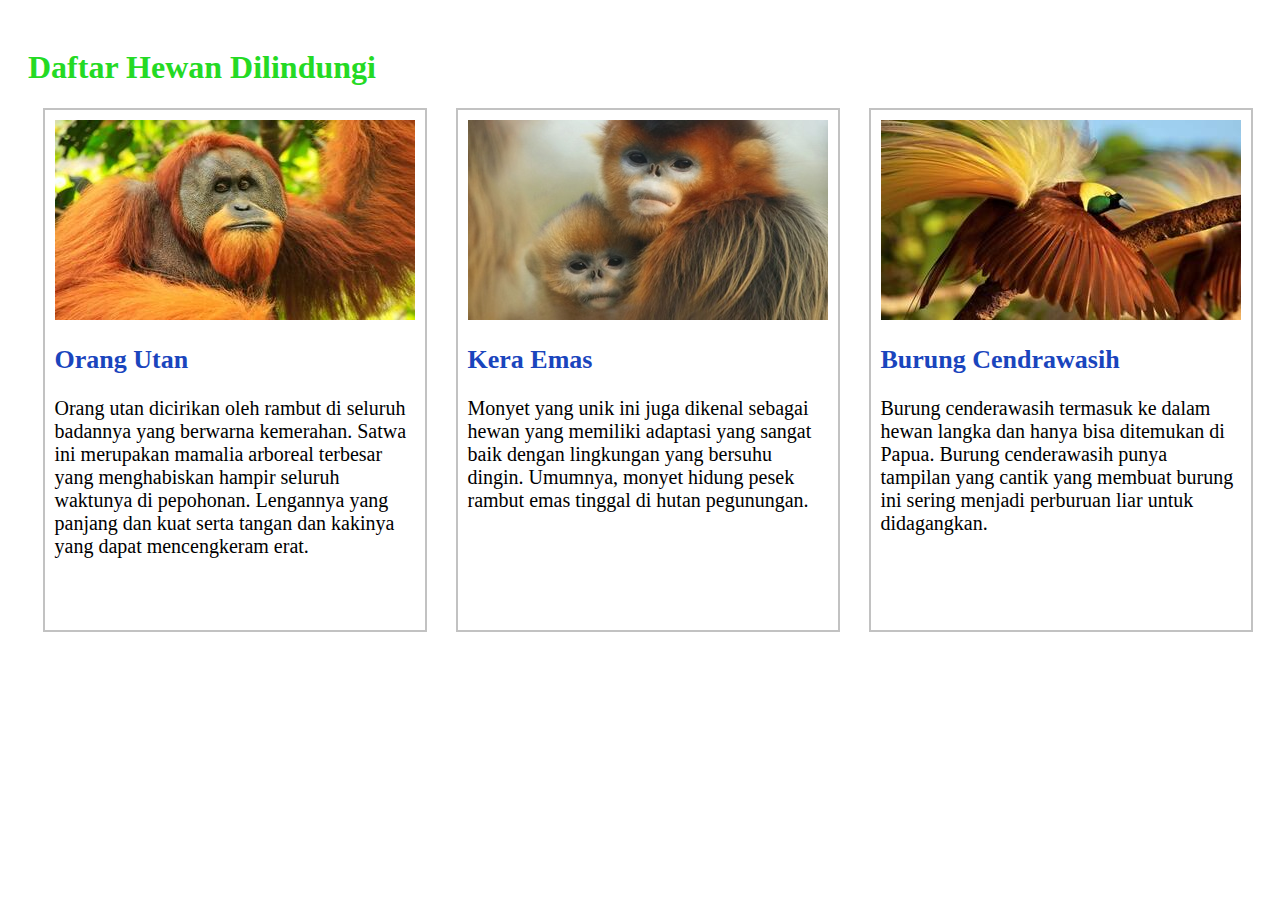
<file: Praktikum02/Latihan02.html>
<!DOCTYPE html>
<html lang="en">
  <head>
    <meta charset="UTF-8" />
    <meta http-equiv="X-UA-Compatible" content="IE=edge" />
    <meta name="viewport" content="width=device-width, initial-scale=1.0" />
    <title>Latihan-2</title>
    <style>
      .container {
        width: 100%;
        padding: 20px;
      }
      .gallery {
        text-align: center;
      }
      .item {
        text-align: left;
        display: inline-block;
        padding: 10px;
        width: 360px;
        min-height: 500px;
        margin-right: 25px;
        border: 2px solid rgb(194, 194, 194);
        overflow: hidden;
      }
      .item h2 {
        font-size: 26px;
        color: rgb(26, 69, 189);
      }
      .item p {
        font-size: 20px;
      }
      footer {
        margin-top: 100px;
        text-align: center;
      }
    </style>
  </head>
  <body>
    <div class="container">
      <h1 style="color: rgb(36, 218, 36)">Daftar Hewan Dilindungi</h1>
      <div class="gallery">
        <div class="item">
          <img src="assets/images/orangutan.jpg" alt="Orangutan" />
          <h2>Orang Utan</h2>
          <p>
            Orang utan dicirikan oleh rambut di seluruh badannya yang berwarna
            kemerahan. Satwa ini merupakan mamalia arboreal terbesar yang
            menghabiskan hampir seluruh waktunya di pepohonan. Lengannya yang
            panjang dan kuat serta tangan dan kakinya yang dapat mencengkeram
            erat.
          </p>
        </div>
        <div class="item">
          <img src="assets/images/keraemas.jpg" alt="keraemas" />
          <h2>Kera Emas</h2>
          <p>
            Monyet yang unik ini juga dikenal sebagai hewan yang memiliki
            adaptasi yang sangat baik dengan lingkungan yang bersuhu dingin.
            Umumnya, monyet hidung pesek rambut emas tinggal di hutan
            pegunungan.
          </p>
        </div>
        <div class="item">
          <img src="assets/images/cendrawasih.jpg" alt="cenderawasih" />
          <h2>Burung Cendrawasih</h2>
          <p>
            Burung cenderawasih termasuk ke dalam hewan langka dan hanya bisa
            ditemukan di Papua. Burung cenderawasih punya tampilan yang cantik
            yang membuat burung ini sering menjadi perburuan liar untuk
            didagangkan.
          </p>
        </div>
      </div>
    </div>
  </body>
</html>
</file>
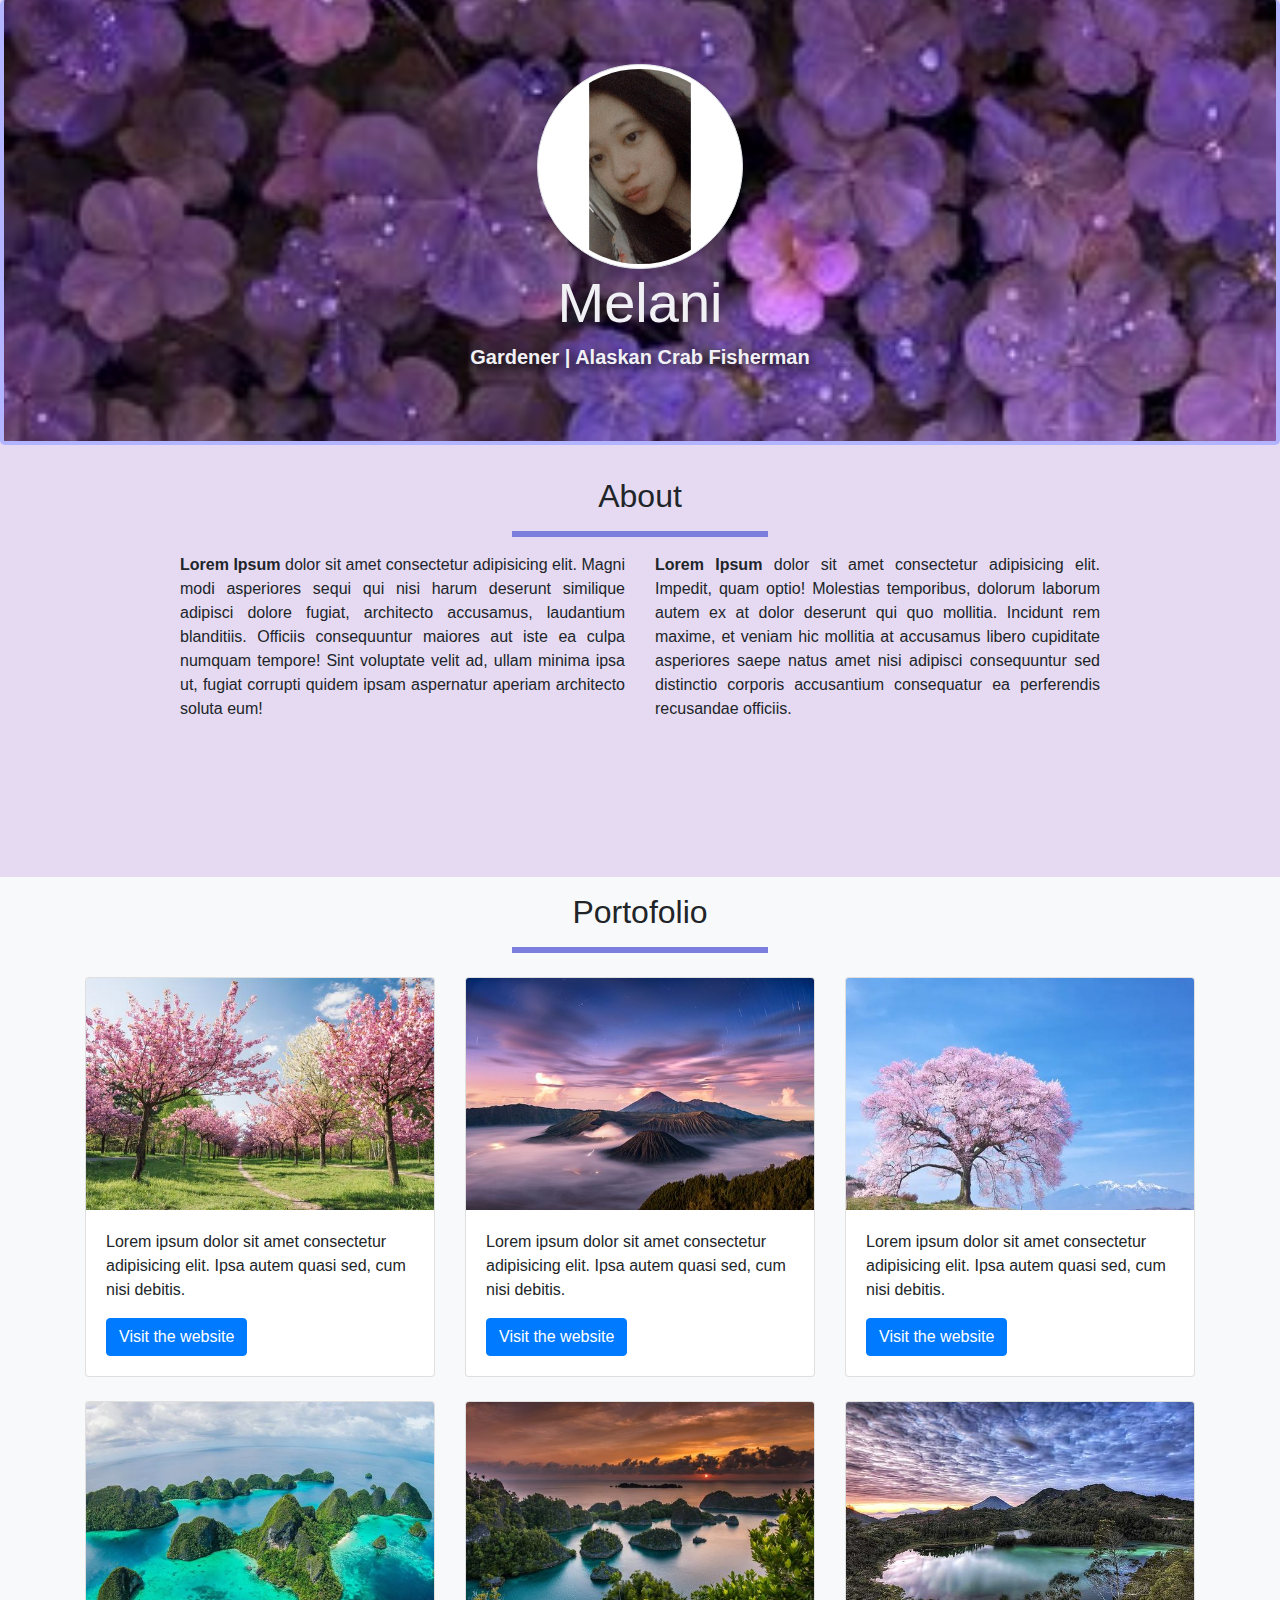
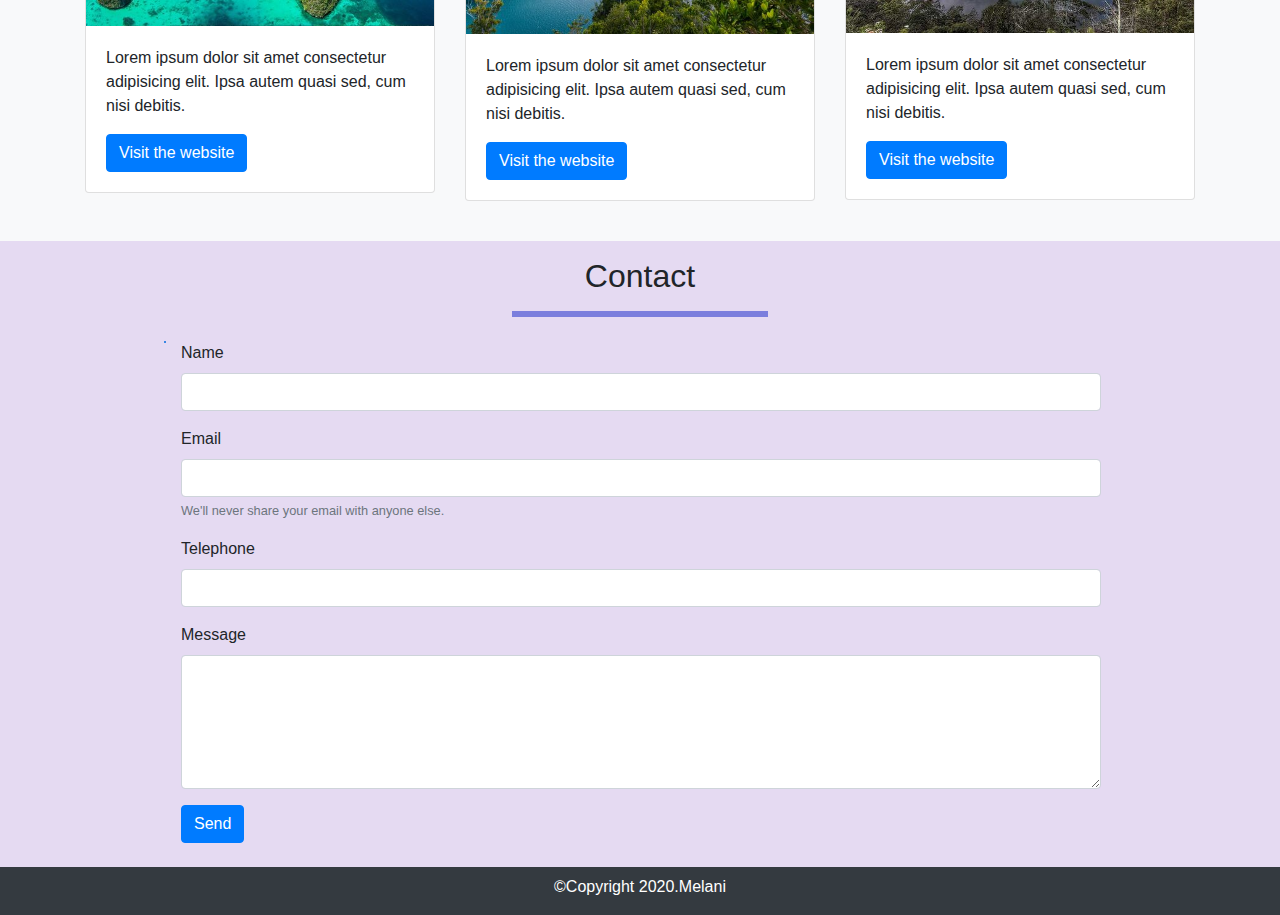
<file: Praktikum02/Latihan04.html>
<!DOCTYPE html>
<html lang="en">

<head>
    <meta charset="UTF-8">
    <meta name="viewport" content="width=device-width, initial-scale=1.0">
    <link rel="stylesheet" href="assets/css/bootsrap.min.css">
    <link rel="stylesheet" href="assets/css/style.css">
    <title>Melani</title>
</head>

<body>

    <!-- Jumbotron -->
    <div class="jumbotron text-center">
        <img src="assets/images/profile (1).png" style="width: 17%;" alt="Melani" class="rounded-circle img-thumbnail">
        <h1 class="display-4"><b>Melani</b></h1>
        <h5><b>Gardener | Alaskan Crab Fisherman</b></h5>
    </div>
    <!-- Jumbotron -->

    <!-- About -->
    <section class="about" id="about">
        <div class="container">
            <div class="row text-center">
                <div class="col-sm">
                    <h2>About</h2>
                    <hr>
                </div>
            </div>
            <div class="row text-justify justify-content-center">
                <div class="col-sm-5">
                    <p class="pleft"><b>Lorem Ipsum</b> dolor sit amet consectetur adipisicing elit. Magni modi asperiores
                        sequi qui nisi harum deserunt similique adipisci dolore fugiat, architecto accusamus, laudantium
                        blanditiis. Officiis consequuntur maiores aut iste ea culpa numquam tempore! Sint voluptate
                        velit ad, ullam minima ipsa ut, fugiat corrupti quidem ipsam aspernatur aperiam architecto
                        soluta eum!
                    </p>
                </div>
                <div class="col-sm-5">
                    <p class="pright"><b>Lorem Ipsum</b> dolor sit amet consectetur adipisicing elit. Impedit, quam optio!
                        Molestias temporibus, dolorum laborum autem ex at dolor deserunt qui quo mollitia. Incidunt rem
                        maxime, et veniam hic mollitia at accusamus libero cupiditate asperiores saepe natus amet nisi
                        adipisci consequuntur sed distinctio corporis accusantium consequatur ea perferendis recusandae
                        officiis.
                    </p>
                </div>
            </div>
    </section>
    <!-- About -->

    <!-- Portfolio -->
    <section class="portfolio bg-light pb-3" id="portofolio">
        <div class="container">
            <div class="row">
                <div class="col-sm pt-3 mb-2">
                    <h2 class="text-center">Portofolio</h2>
                    <hr>
                </div>
            </div>
            <div class="row">
                <div class="col-sm-4 mb-4">
                    <div class="card">
                        <img src="assets/images/bunga1.jpg"class="card-img-top">
                        <div class="card-body">
                            <p class="card-text">Lorem ipsum dolor sit amet consectetur adipisicing elit. Ipsa autem
                                quasi sed, cum nisi debitis.</p>
                            <a href="#" class="btn btn-primary">Visit the website</a>
                        </div>
                    </div>
                </div>
                <div class="col-sm-4 mb-4">
                    <div class="card">
                        <img src="assets/images/bunga2.jpg" class="card-img-top">
                        <div class="card-body">
                            <p class="card-text">Lorem ipsum dolor sit amet consectetur adipisicing elit. Ipsa autem
                                quasi sed, cum nisi debitis.</p>
                            <a href="#" class="btn btn-primary">Visit the website</a>
                        </div>
                    </div>
                </div>
                <div class="col-sm-4 mb-4">
                    <div class="card">
                        <img src="assets/images/bunga3.jpg" class="card-img-top">
                        <div class="card-body">
                            <p class="card-text">Lorem ipsum dolor sit amet consectetur adipisicing elit. Ipsa autem
                                quasi sed, cum nisi debitis.</p>
                            <a href="#" class="btn btn-primary">Visit the website</a>
                        </div>
                    </div>
                </div>
                <div class="col-sm-4 mb-4">
                    <div class="card">
                        <img src="assets/images/bunga4.jpg" class="card-img-top">
                        <div class="card-body">
                            <p class="card-text">Lorem ipsum dolor sit amet consectetur adipisicing elit. Ipsa autem
                                quasi sed, cum nisi debitis.</p>
                            <a href="#" class="btn btn-primary">Visit the website</a>
                        </div>
                    </div>
                </div>
                <div class="col-sm-4 mb-4">
                    <div class="card">
                        <img src="assets/images/bunga5.jpg" class="card-img-top">
                        <div class="card-body">
                            <p class="card-text">Lorem ipsum dolor sit amet consectetur adipisicing elit. Ipsa autem
                                quasi sed, cum nisi debitis.</p>
                            <a href="#" class="btn btn-primary">Visit the website</a>
                        </div>
                    </div>
                </div>
                <div class="col-sm-4 mb-4">
                    <div class="card">
                        <img src="assets/images/bunga6.jpg" class="card-img-top">
                        <div class="card-body">
                            <p class="card-text">Lorem ipsum dolor sit amet consectetur adipisicing elit. Ipsa autem
                                quasi sed, cum nisi debitis.</p>
                            <a href="#" class="btn btn-primary">Visit the website</a>
                        </div>
                    </div>
                </div>
            </div>
    </section>
    <!-- Portfolio -->

    <!-- Contact -->
    <section class="contact pb-4" id="contact">
      <div class="container">
          <div class="row text-center">
              <div class="col-sm pt-3 mb-2">
                <h2>Contact</h2>
                  <hr>
              </div>
          </div>
          <div class="row justify-content-center">
             <div class="col-lg-20">
                <div class="card text-white bg-primary">
                </div>
                <ul class="list-group" justify="center">   
            </div>
            <div class="col-lg-10">
                <form action="#">
                    <div class="form-group">
                        <label for="name">Name</label>
                        <input type="text" name="name" class="form-control" id="name">
                    </div>
                    <div class="form-group">
                        <label for="email">Email</label>
                        <input type="email" name="email" id="email" class="form-control"
                            aria-describedby="emailHelpId">
                        <small id="emailHelpId" class="form-text text-muted">We'll never share your email with
                            anyone else.</small>
                    </div>
                    <div class="form-group">
                        <label for="tel">Telephone</label>
                        <input type="tel" name="tel" class="form-control" id="tel">
                    </div>
                    <div class="form-group">
                        <label for="msg">Message</label>
                        <textarea name="msg" id="msg" rows="5" class="form-control"></textarea>
                    </div>
                    <button type="submit" class="btn btn-primary">Send</button>
                </form>
            </div>
        </div>
    </div>
</section>
    <!-- Contact -->
    

    <!-- Footer -->
    <footer class="bg-dark text-white">
        <div class="container">
            <div class="row">
                <div class="col text-center pt-2">
                    <p>&copy;Copyright 2020.Melani</p>
                </div>
            </div>
        </div>
    </footer>
    <!-- Footer -->

    <script src="assets/js/jquery-3.5.1.min.js"><script>
    <script src="assets/js/bootstrap.min.js"></script>
    <script src="assets/js/script.js"></script>
    <script src="assets/js/jquery.easing.1.3.js"></script>
</body>

</html>
</file>
<file: Praktikum01/My_Portofolio/assets/css/style.css>
body::-webkit-scrollbar {
    display: none;
  }

body {
    -ms-overflow-style: none;
    scrollbar-width: none;
    background-color: rgb(229, 218, 242)
    
}

.jumbotron {
    background-image: url(../images/begron.png);
    
    background-repeat: no-repeat;
    background-attachment: fixed;
    background-size: cover;
    background-position-y: -25px;
    color: #f1f1f5;
    border-bottom: 4px solid #b2b4ff;
    border-right: 4px solid #b2b4ff;
    border-left: 4px solid #b2b4ff;
    overflow: hidden;
}

.jumbotron p, .jumbotron h5 {
    text-shadow: 4px 4px 10px rgba(0, 0, 0, 0.9);
}

hr {
    width: 250px;
    border: 3px solid #7b7edd;
}

section {
    min-height: 400px;
}

.pleft, .pright {
    opacity: 0;
    transform: translate(-120px, 0) rotate(40deg);
    transition: 1s;
}

.pright {
    transform: translate(120px, 0) rotate(-40deg);
}

.pleft.show, .pright.show {
    opacity: 1;
    transform: translate(0,0);
}

.portofolio .card-img-top {
    opacity: 0;
    transform: translate(0, 40px);
    transition: .5s;
}

.portofolio .card-img-top.show {
    opacity: 1;
    transform: translate(0, 0);
}
</file>
<file: Praktikum02/assets/css/style.css>
body::-webkit-scrollbar {
    display: none;
  }

body {
    -ms-overflow-style: none;
    scrollbar-width: none;
    background-color: rgb(229, 218, 242)
    
}

.jumbotron {
    background-image: url(../images/begron.png);
    
    background-repeat: no-repeat;
    background-attachment: fixed;
    background-size: cover;
    background-position-y: -25px;
    color: #f1f1f5;
    border-bottom: 4px solid #b2b4ff;
    border-right: 4px solid #b2b4ff;
    border-left: 4px solid #b2b4ff;
    overflow: hidden;
}

.jumbotron p, .jumbotron h5 {
    text-shadow: 4px 4px 10px rgba(0, 0, 0, 0.9);
}

hr {
    width: 250px;
    border: 3px solid #7b7edd;
}

section {
    min-height: 400px;
}

.pleft, .pright {
    opacity: 0;
    transform: translate(-120px, 0) rotate(40deg);
    transition: 1s;
}

.pright {
    transform: translate(120px, 0) rotate(-40deg);
}

.pleft.show, .pright.show {
    opacity: 1;
    transform: translate(0,0);
}

.portofolio .card-img-top {
    opacity: 0;
    transform: translate(0, 40px);
    transition: .5s;
}

.portofolio .card-img-top.show {
    opacity: 1;
    transform: translate(0, 0);
}
</file>
